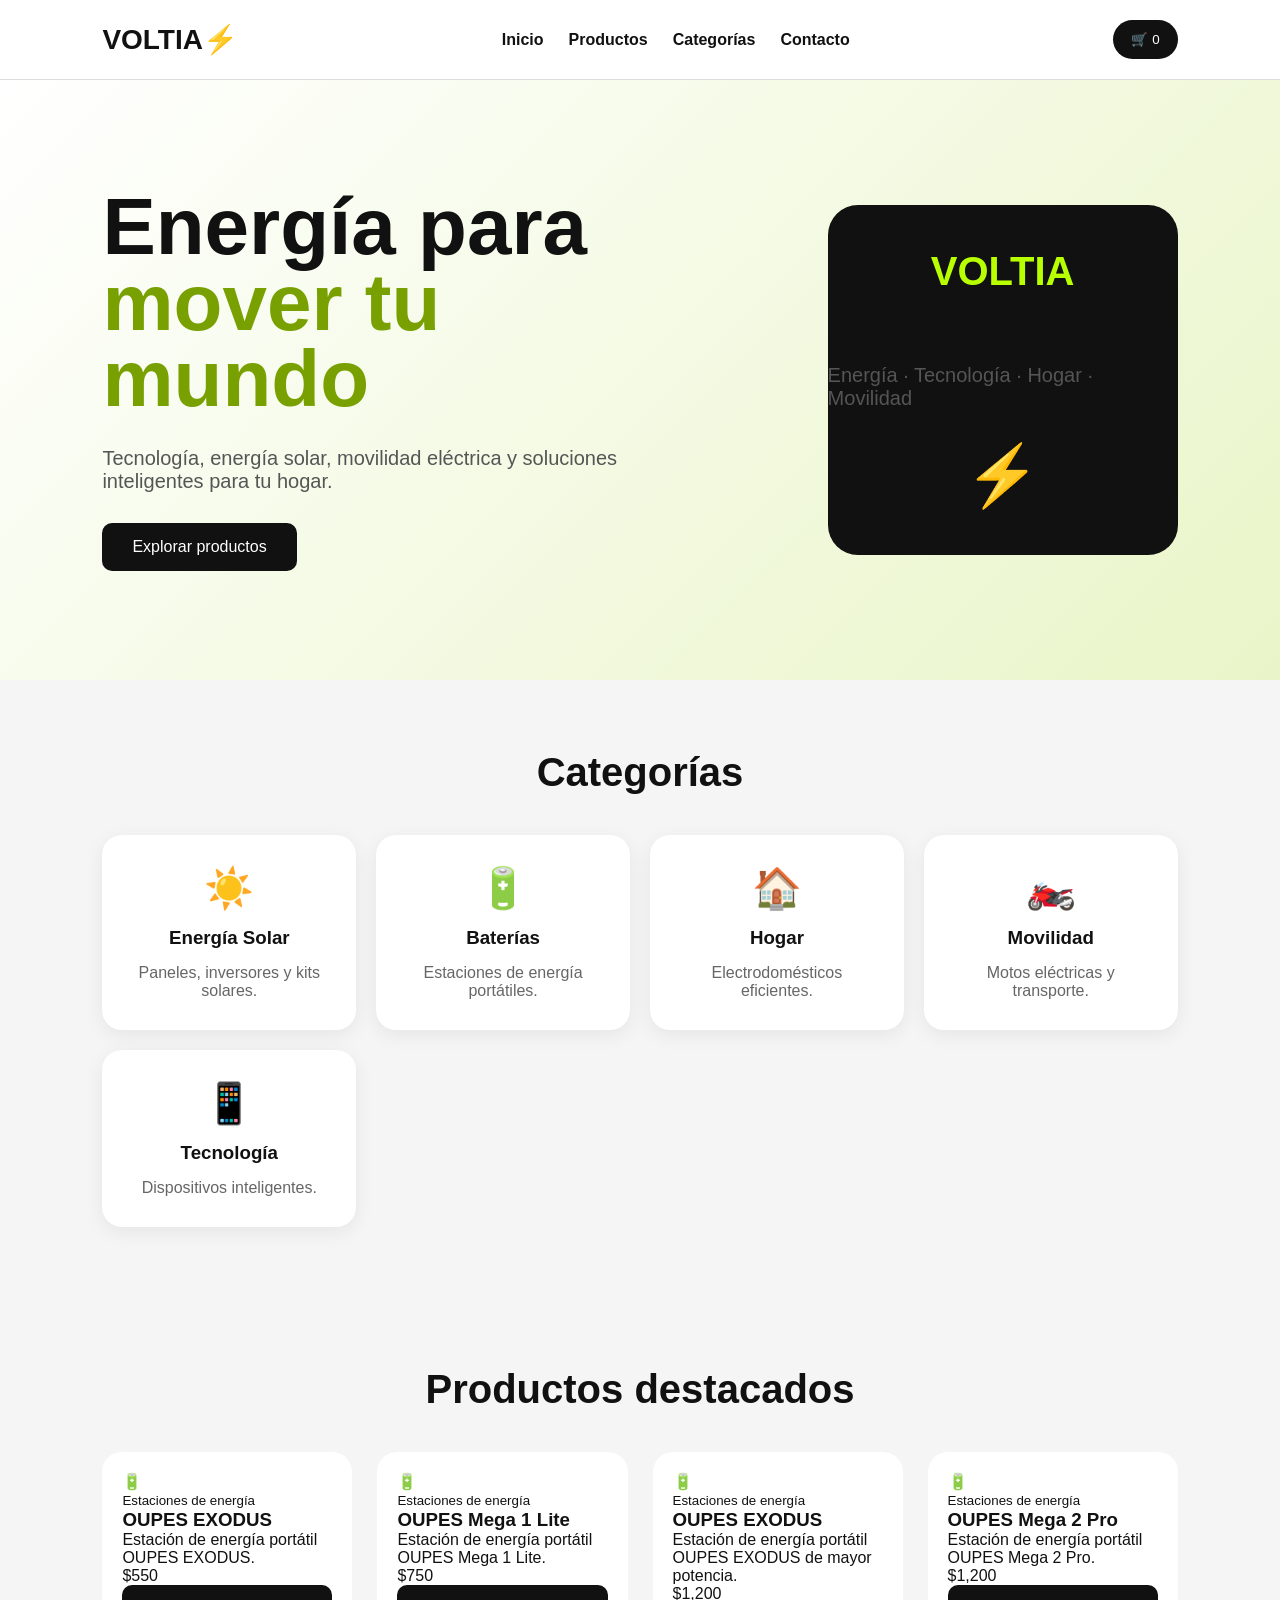
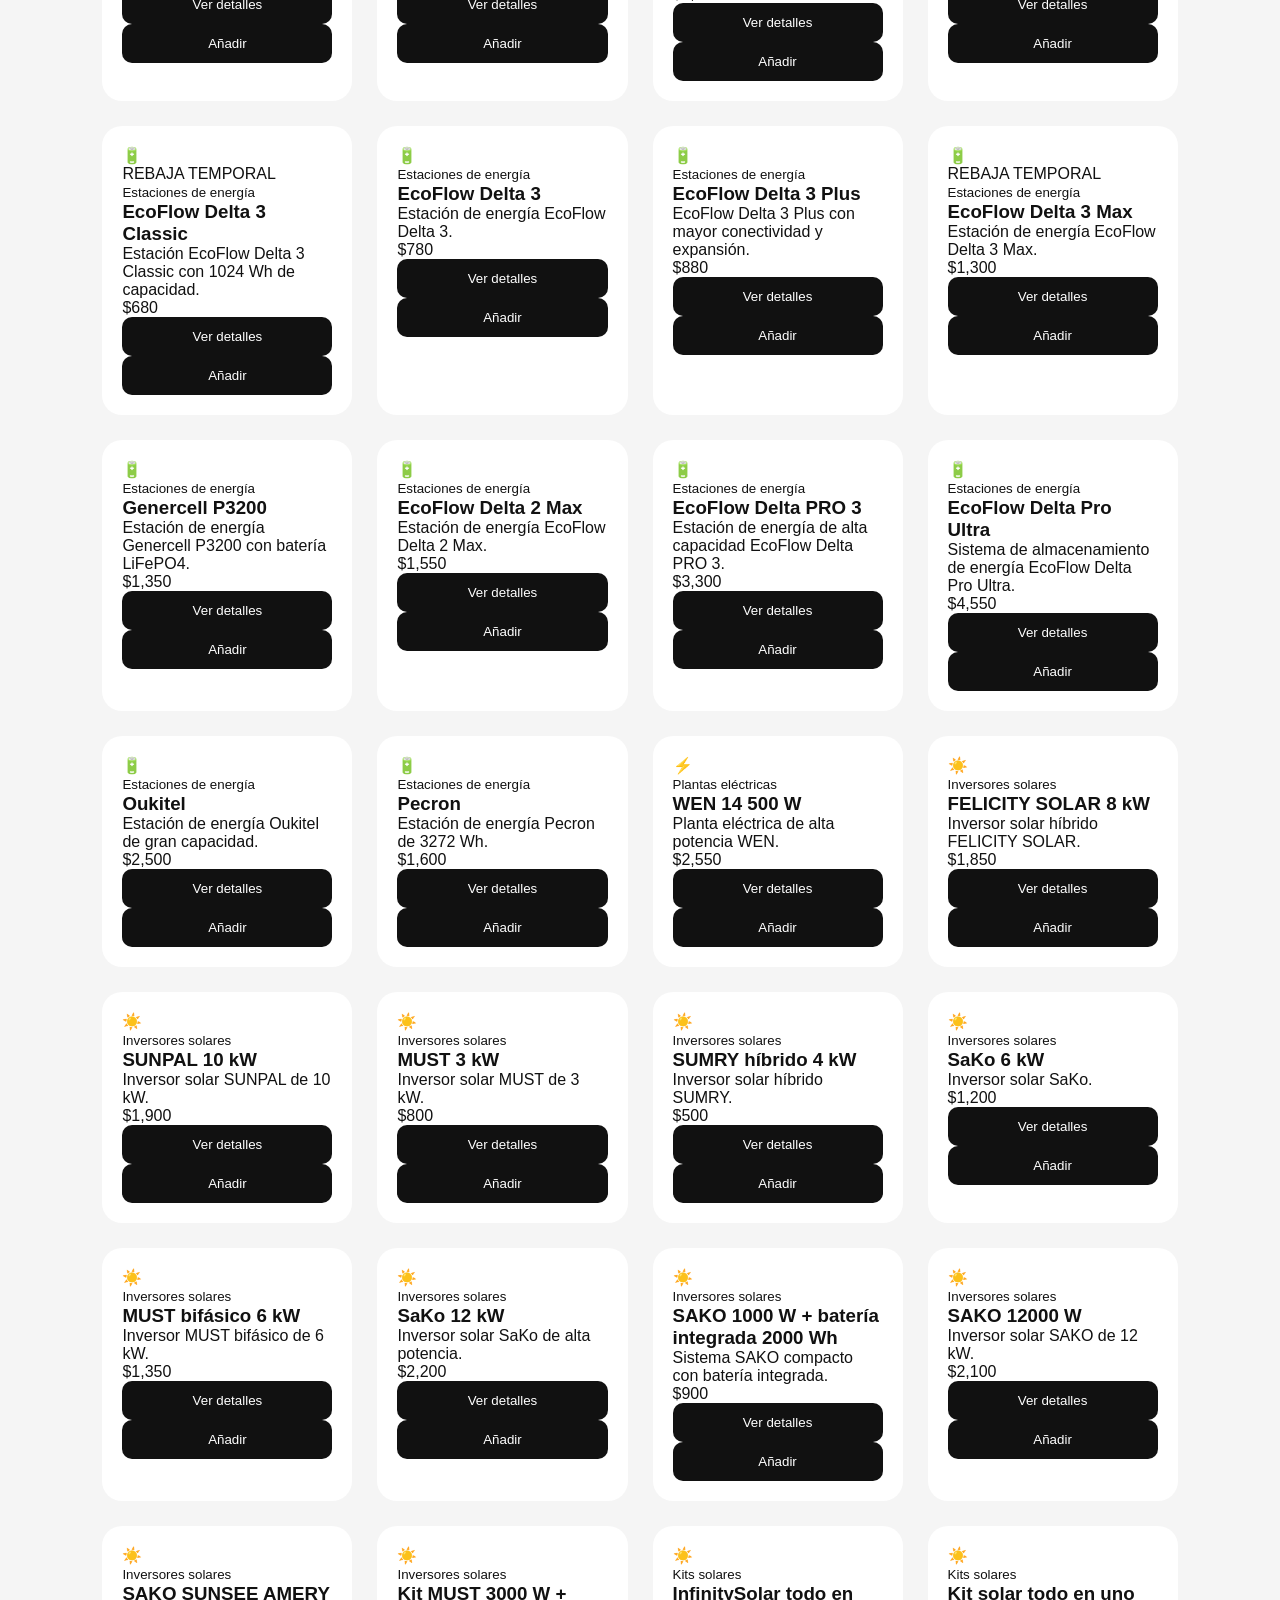
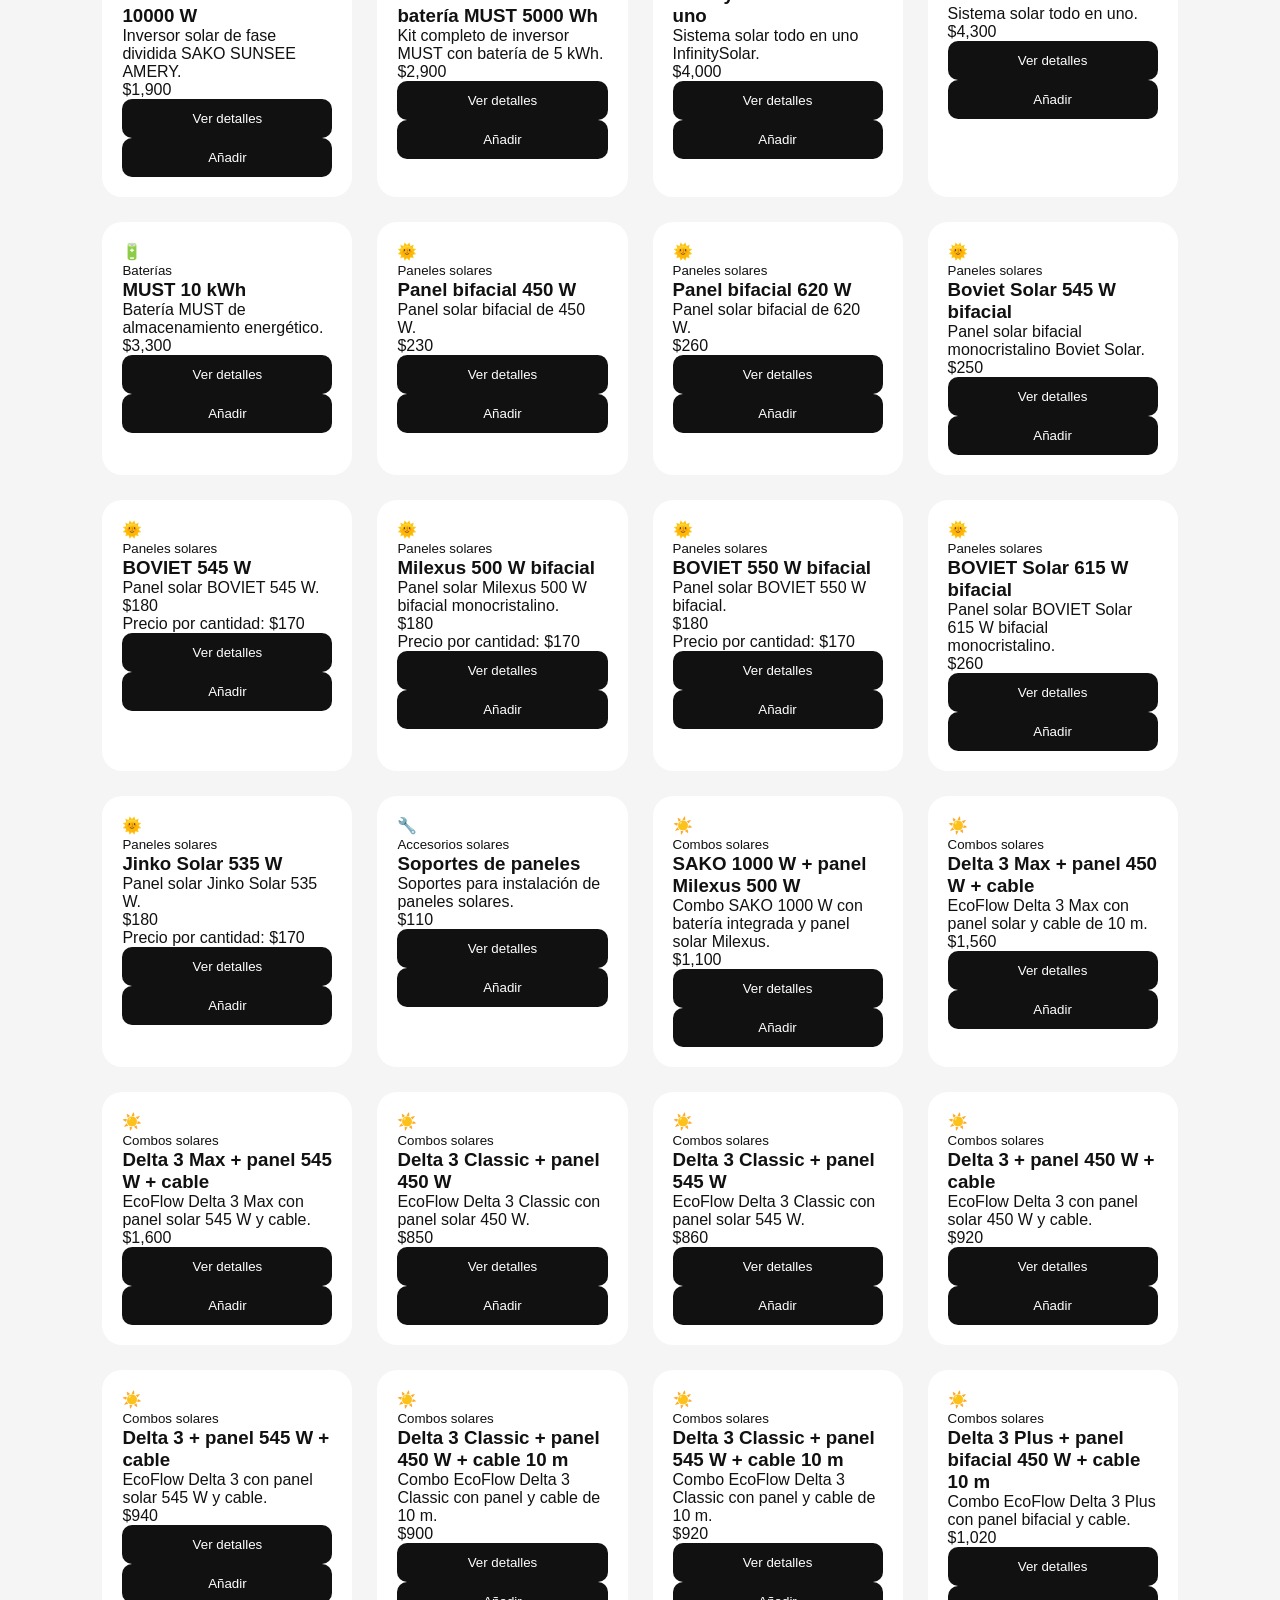
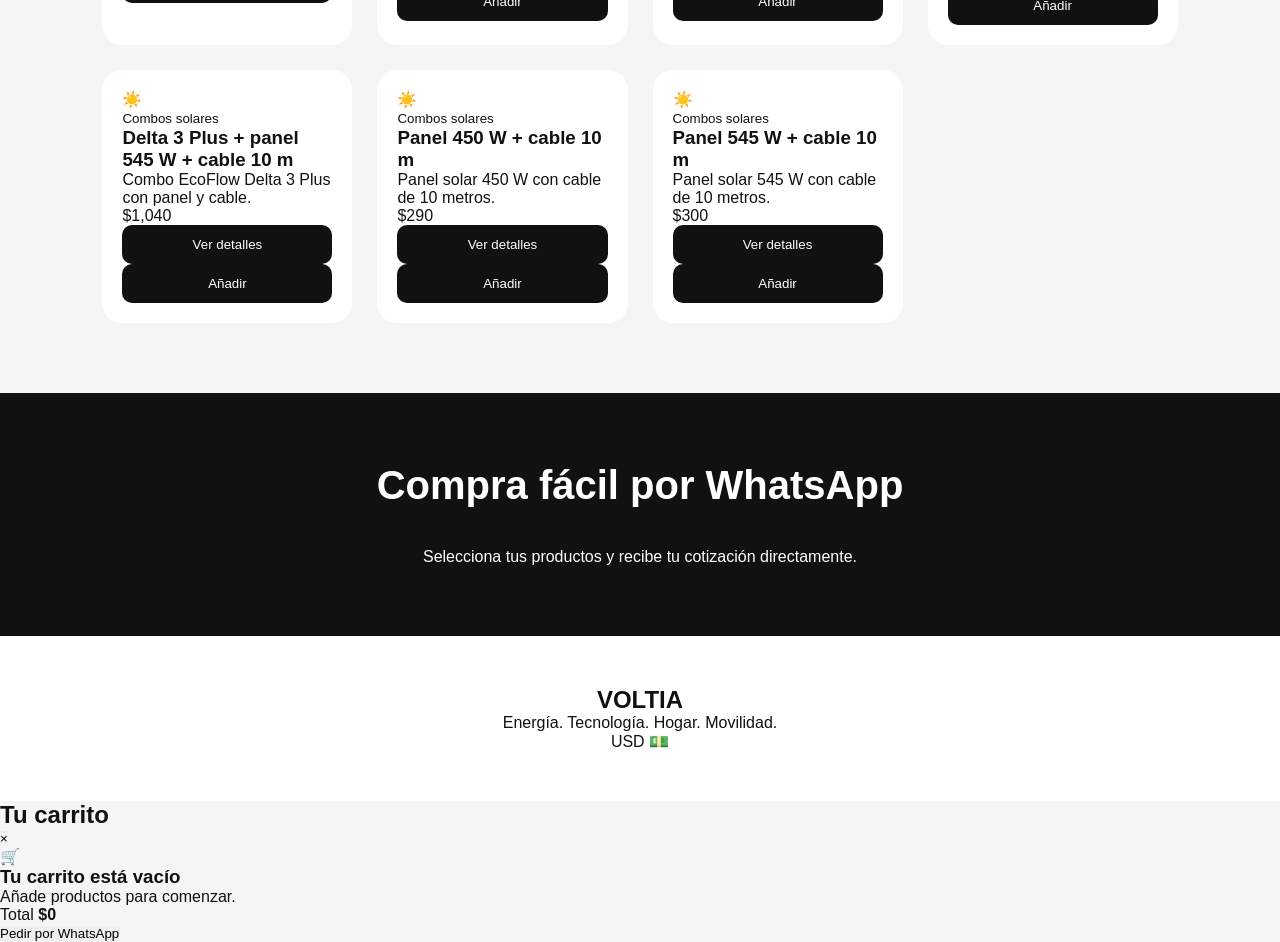
<file: index.html>
<!DOCTYPE html>
<html lang="es">
<head>
<meta charset="UTF-8">
<meta name="viewport" content="width=device-width, initial-scale=1.0">

<title>VOLTIA | Energía, Tecnología y Movilidad</title>

<meta name="description" content="VOLTIA: tienda online de energía solar, estaciones de energía, electrodomésticos, tecnología y movilidad eléctrica.">

<link rel="stylesheet" href="style.css">
</head>

<body>

<header>
    <div class="logo">
        VOLTIA<span>⚡</span>
    </div>

    <nav>
        <a href="#inicio">Inicio</a>
        <a href="#productos">Productos</a>
        <a href="#categorias">Categorías</a>
        <a href="#contacto">Contacto</a>
    </nav>

    <button id="cartButton">
        🛒 <span id="cartCount">0</span>
    </button>
</header>


<section id="inicio" class="hero">

<div class="hero-text">

<h1>
Energía para<br>
<span>mover tu mundo</span>
</h1>

<p>
Tecnología, energía solar, movilidad eléctrica y soluciones inteligentes para tu hogar.
</p>

<a href="#productos" class="button">
Explorar productos
</a>

</div>


<div class="hero-box">

<h2>VOLTIA</h2>

<p>
Energía · Tecnología · Hogar · Movilidad
</p>

⚡

</div>

</section>



<section id="categorias">

<h2>Categorías</h2>

<div class="categories">

<div>
☀️
<h3>Energía Solar</h3>
<p>Paneles, inversores y kits solares.</p>
</div>


<div>
🔋
<h3>Baterías</h3>
<p>Estaciones de energía portátiles.</p>
</div>


<div>
🏠
<h3>Hogar</h3>
<p>Electrodomésticos eficientes.</p>
</div>


<div>
🏍️
<h3>Movilidad</h3>
<p>Motos eléctricas y transporte.</p>
</div>


<div>
📱
<h3>Tecnología</h3>
<p>Dispositivos inteligentes.</p>
</div>


</div>

</section>



<section id="productos">

<h2>Productos destacados</h2>


<div id="productContainer" class="products">

</div>


</section>



<section class="whatsapp">

<h2>Compra fácil por WhatsApp</h2>

<p>
Selecciona tus productos y recibe tu cotización directamente.
</p>

</section>



<footer id="contacto">

<h2>VOLTIA</h2>

<p>
Energía. Tecnología. Hogar. Movilidad.
</p>

<p>
USD 💵
</p>

</footer>



<script src="script.js"></script>

</body>
</html>
</file>
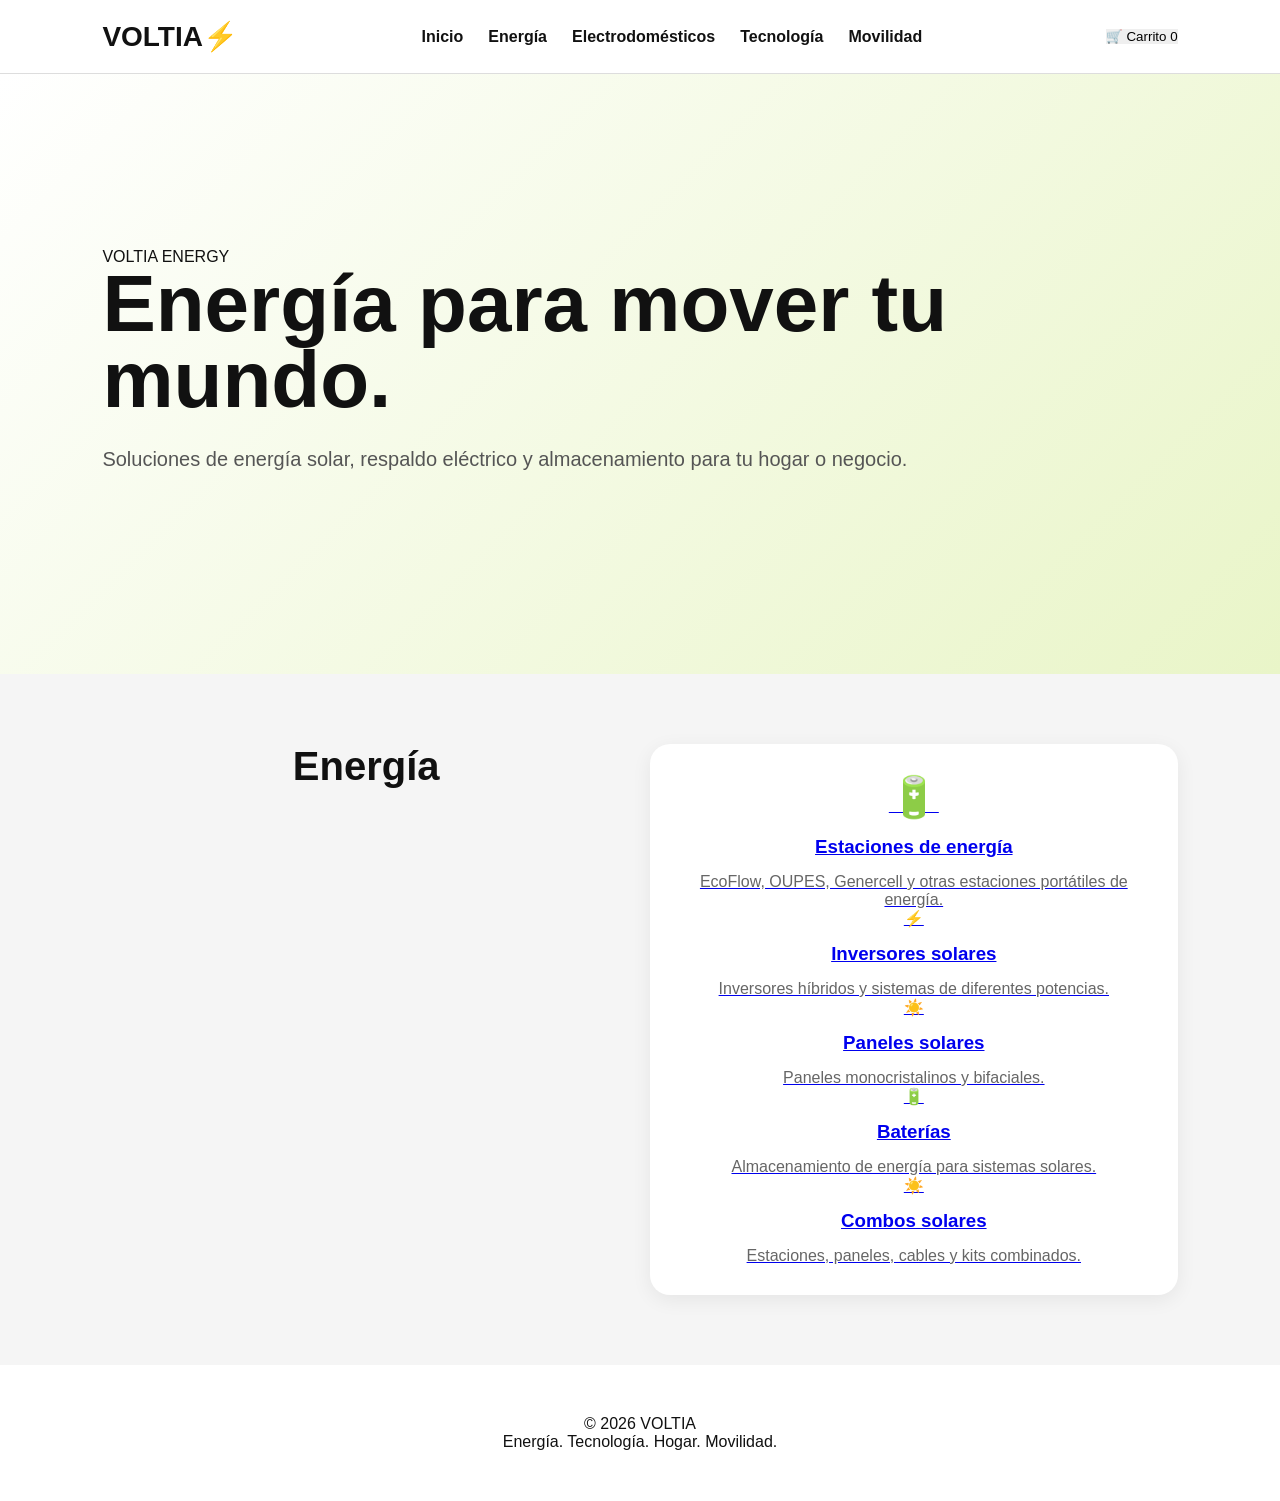
<file: energia/index.html>
<!DOCTYPE html>
<html lang="es">
<head>
    <meta charset="UTF-8">
    <meta name="viewport" content="width=device-width, initial-scale=1.0">

    <title>VOLTIA | Energía Solar</title>

    <meta name="description"
          content="Energía solar, estaciones de energía, inversores, baterías, paneles y kits solares en VOLTIA.">

    <link rel="stylesheet" href="../style.css">
</head>

<body>

<header>
    <div class="logo">
        VOLTIA<span>⚡</span>
    </div>

    <nav>
        <a href="../index.html">Inicio</a>
        <a href="index.html">Energía</a>
        <a href="../electrodomesticos/index.html">Electrodomésticos</a>
        <a href="../tecnologia/index.html">Tecnología</a>
        <a href="../movilidad/index.html">Movilidad</a>
    </nav>

    <button class="cart-button">
        🛒 Carrito
        <span id="cartCount">0</span>
    </button>
</header>


<main>

<section class="hero">
    <div>
        <span class="eyebrow">VOLTIA ENERGY</span>

        <h1>
            Energía para mover
            tu mundo.
        </h1>

        <p>
            Soluciones de energía solar, respaldo eléctrico y
            almacenamiento para tu hogar o negocio.
        </p>
    </div>
</section>


<section class="categories">

    <h2>Energía</h2>

    <div class="category-grid">

        <a href="estaciones.html" class="category-card">
            <span>🔋</span>
            <h3>Estaciones de energía</h3>
            <p>
                EcoFlow, OUPES, Genercell y otras estaciones
                portátiles de energía.
            </p>
        </a>

        <a href="inversores.html" class="category-card">
            <span>⚡</span>
            <h3>Inversores solares</h3>
            <p>
                Inversores híbridos y sistemas de diferentes
                potencias.
            </p>
        </a>

        <a href="paneles.html" class="category-card">
            <span>☀️</span>
            <h3>Paneles solares</h3>
            <p>
                Paneles monocristalinos y bifaciales.
            </p>
        </a>

        <a href="baterias.html" class="category-card">
            <span>🔋</span>
            <h3>Baterías</h3>
            <p>
                Almacenamiento de energía para sistemas solares.
            </p>
        </a>

        <a href="combos.html" class="category-card">
            <span>☀️</span>
            <h3>Combos solares</h3>
            <p>
                Estaciones, paneles, cables y kits combinados.
            </p>
        </a>

    </div>

</section>

</main>


<footer>
    <p>© 2026 VOLTIA</p>
    <p>Energía. Tecnología. Hogar. Movilidad.</p>
</footer>

</body>
</html>
</file>
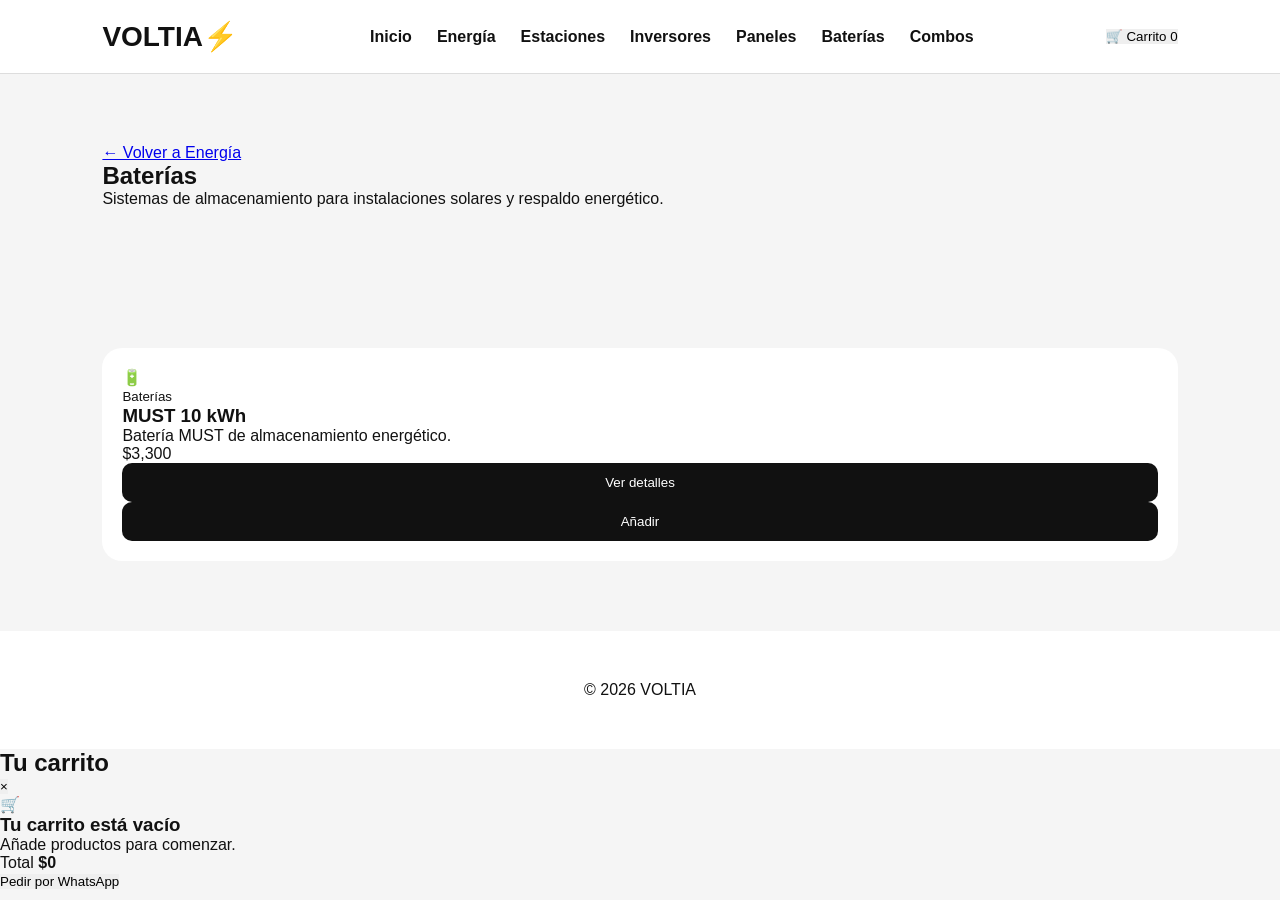
<file: energia/baterias.html>
<!DOCTYPE html>
<html lang="es">

<head>

<meta charset="UTF-8">
<meta name="viewport" content="width=device-width, initial-scale=1.0">

<title>VOLTIA | Baterías</title>

<link rel="stylesheet" href="../style.css">

</head>

<body>

<header>

    <div class="logo">
        VOLTIA<span>⚡</span>
    </div>

    <nav>

        <a href="../index.html">Inicio</a>
        <a href="index.html">Energía</a>
        <a href="estaciones.html">Estaciones</a>
        <a href="inversores.html">Inversores</a>
        <a href="paneles.html">Paneles</a>
        <a href="baterias.html">Baterías</a>
        <a href="combos.html">Combos</a>

    </nav>

    <button class="cart-button">
        🛒 Carrito
        <span id="cartCount">0</span>
    </button>

</header>


<main>

<section class="page-header">

    <a href="index.html">
        ← Volver a Energía
    </a>

    <h1>Baterías</h1>

    <p>
        Sistemas de almacenamiento para instalaciones
        solares y respaldo energético.
    </p>

</section>


<section>

    <div id="productContainer"></div>

</section>

</main>


<footer>

    <p>© 2026 VOLTIA</p>

</footer>


<script src="../script.js"></script>

<script>

document.addEventListener("DOMContentLoaded", () => {

    filteredProducts = products.filter(
        product => product.category === "Baterías"
    );

    renderProducts();

});

</script>

</body>
</html>
</file>
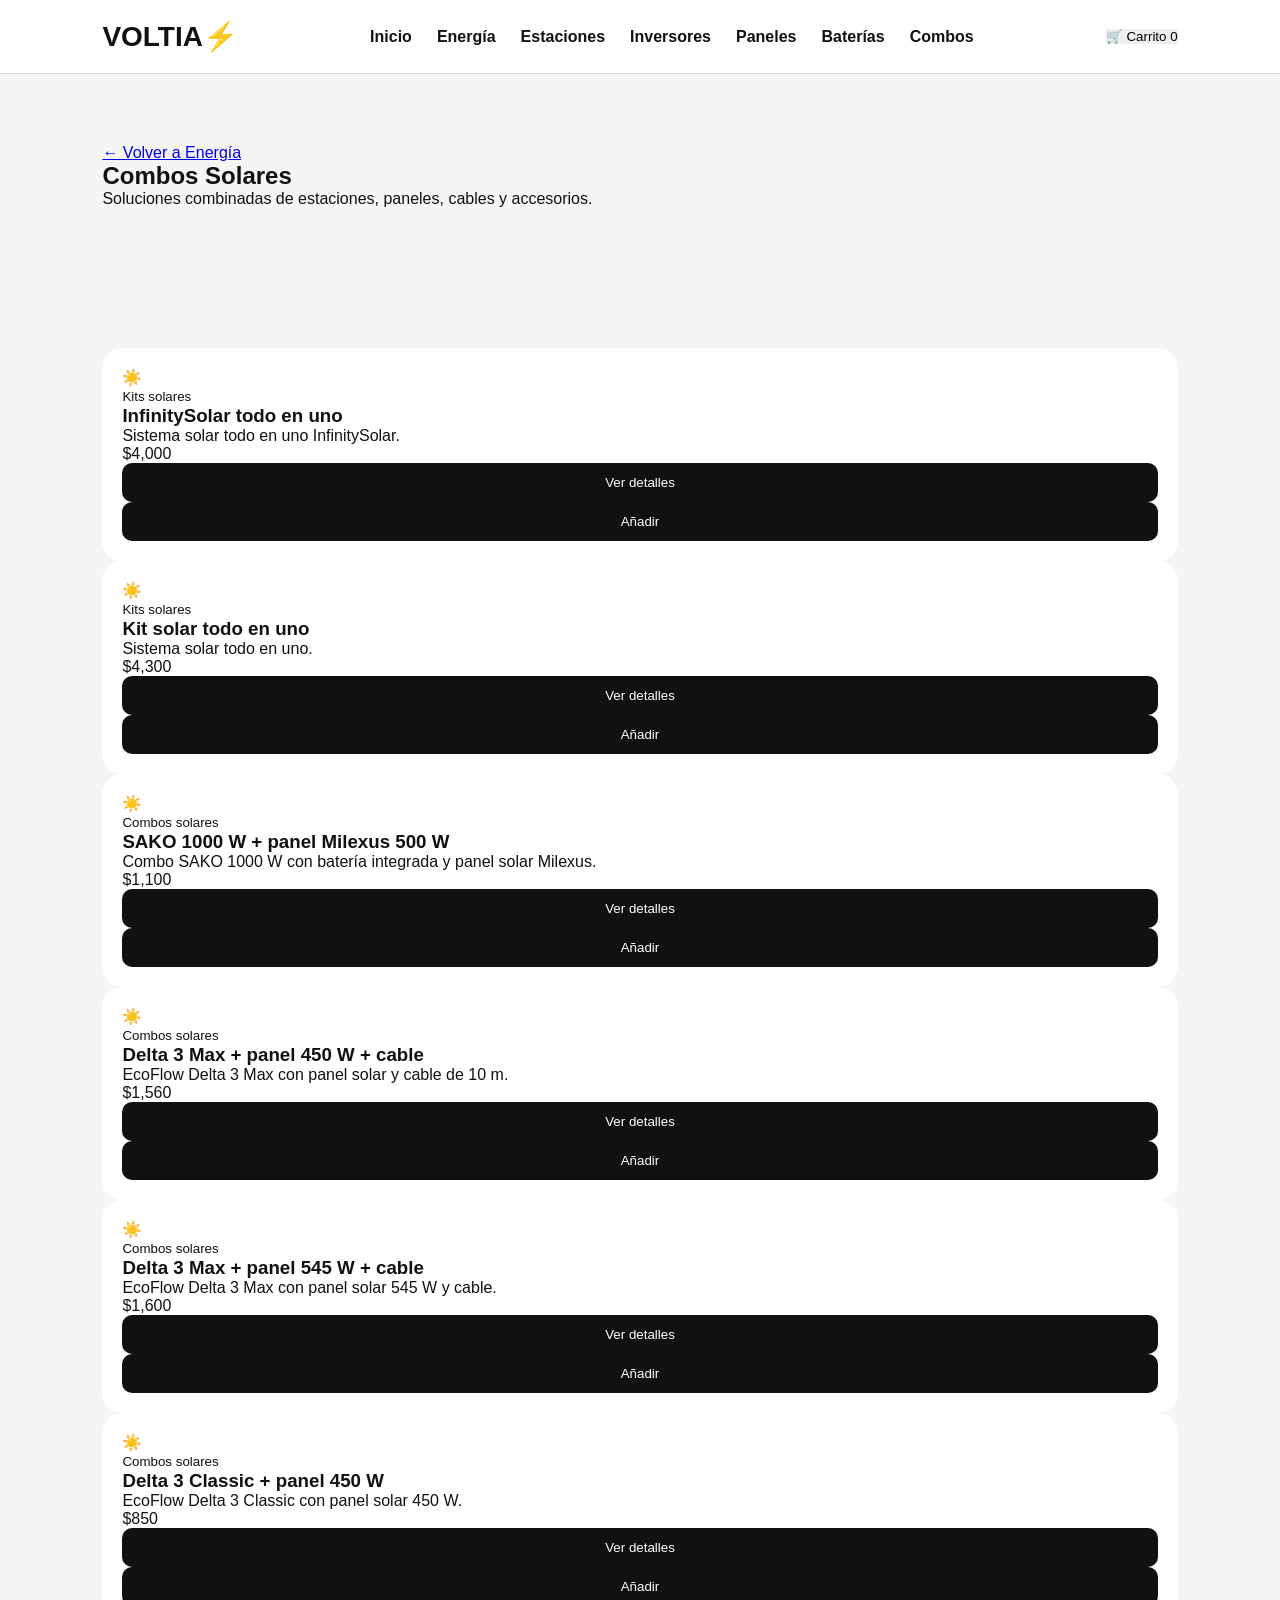
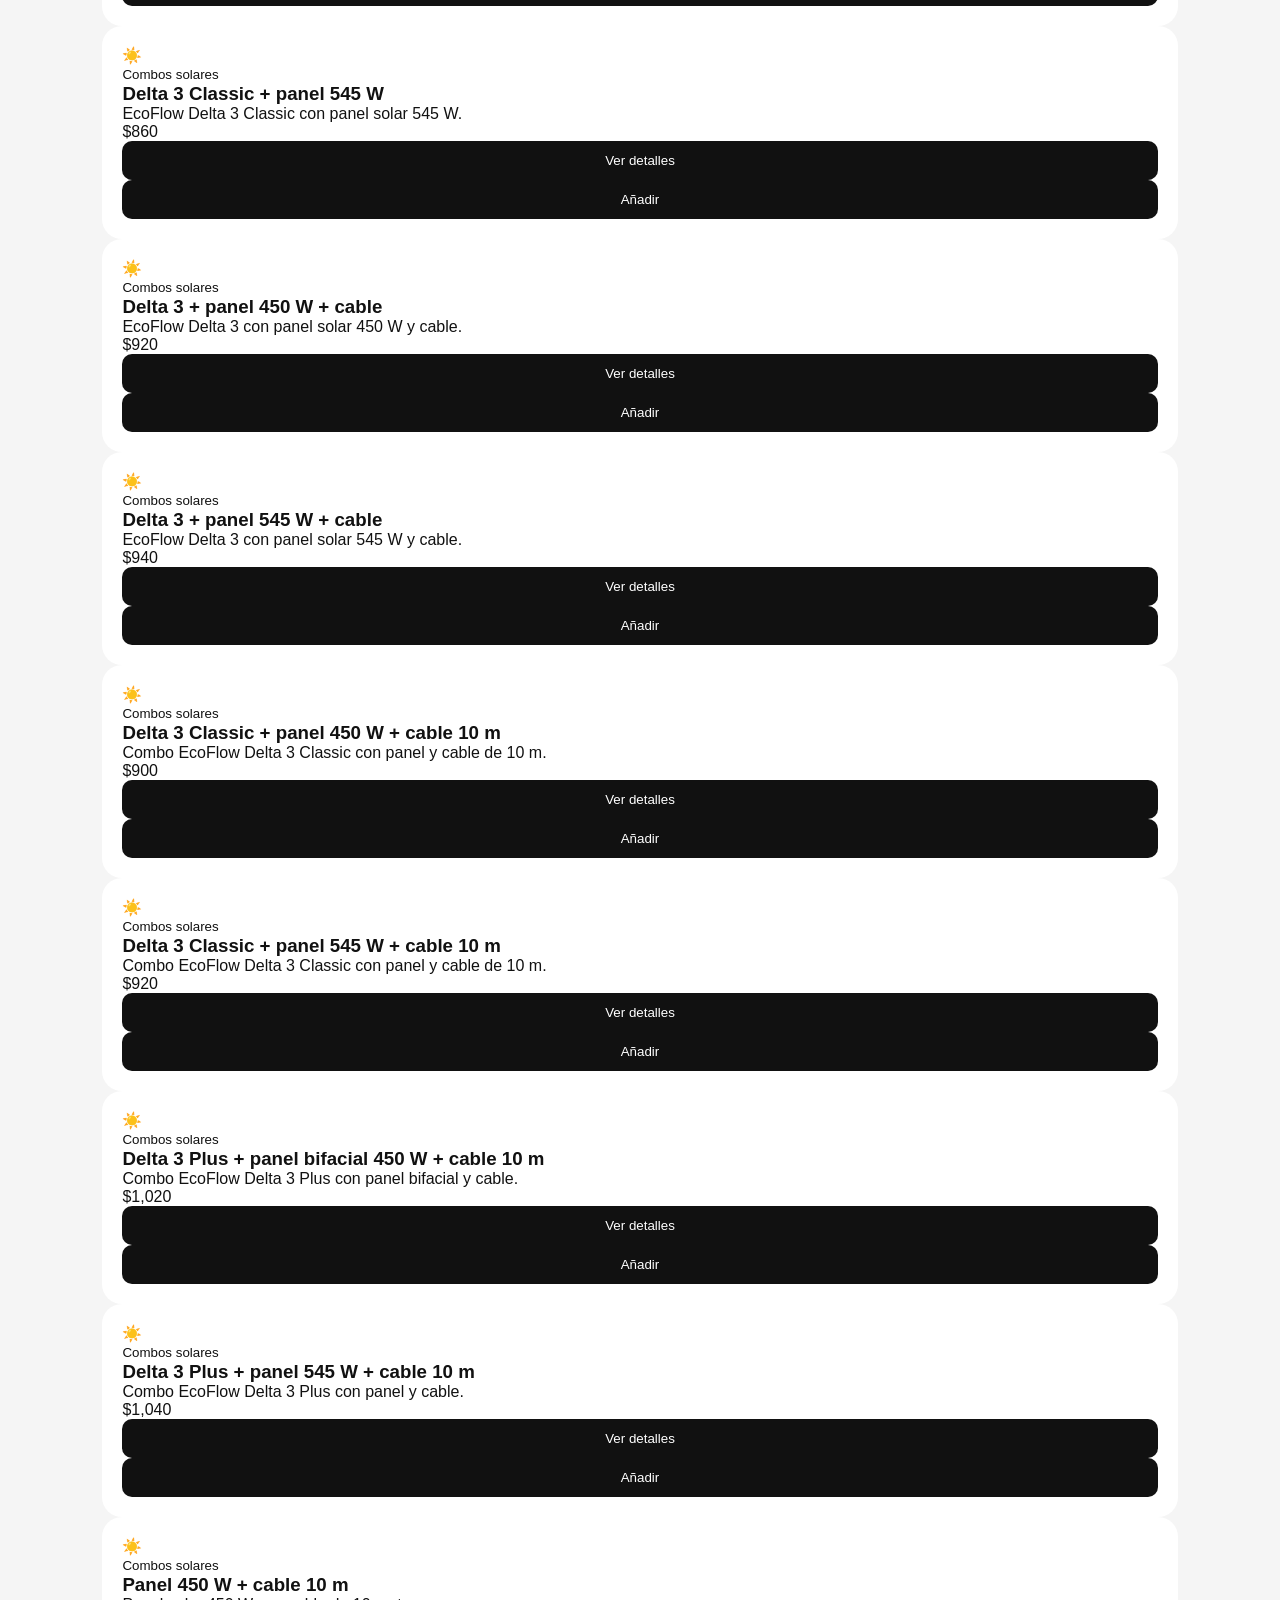
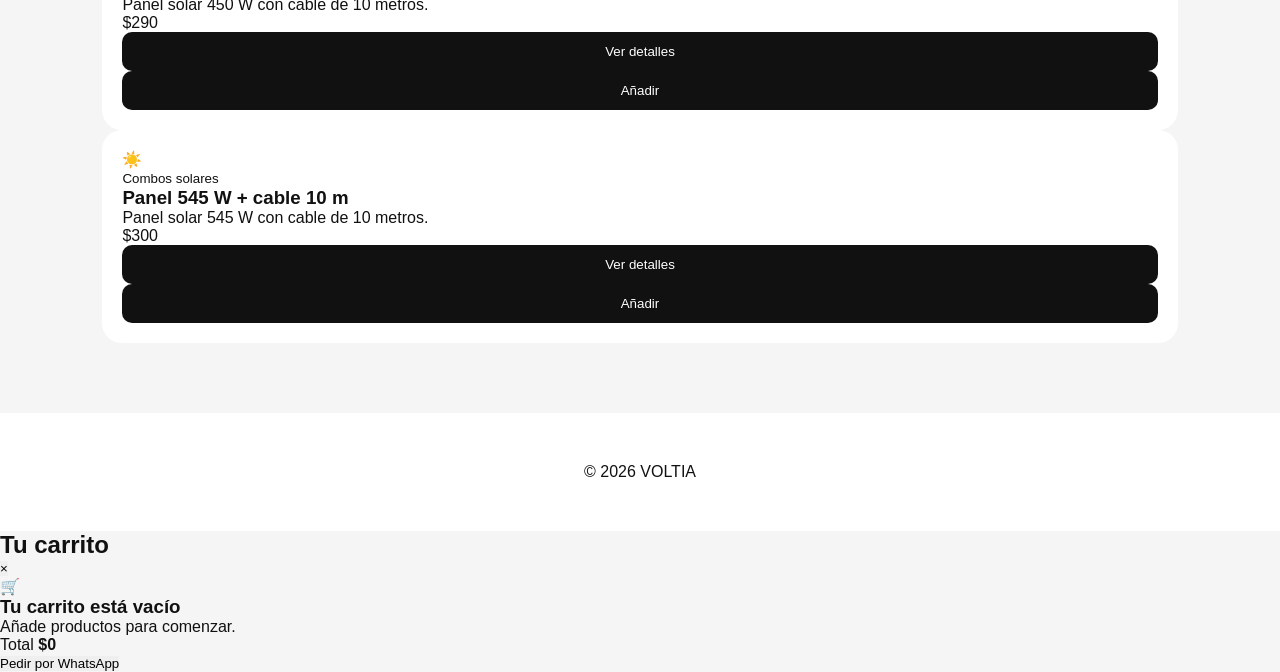
<file: energia/combos.html>
<!DOCTYPE html>
<html lang="es">

<head>

<meta charset="UTF-8">
<meta name="viewport" content="width=device-width, initial-scale=1.0">

<title>VOLTIA | Combos Solares</title>

<link rel="stylesheet" href="../style.css">

</head>

<body>

<header>

    <div class="logo">
        VOLTIA<span>⚡</span>
    </div>

    <nav>

        <a href="../index.html">Inicio</a>
        <a href="index.html">Energía</a>
        <a href="estaciones.html">Estaciones</a>
        <a href="inversores.html">Inversores</a>
        <a href="paneles.html">Paneles</a>
        <a href="baterias.html">Baterías</a>
        <a href="combos.html">Combos</a>

    </nav>

    <button class="cart-button">
        🛒 Carrito
        <span id="cartCount">0</span>
    </button>

</header>


<main>

<section class="page-header">

    <a href="index.html">
        ← Volver a Energía
    </a>

    <h1>Combos Solares</h1>

    <p>
        Soluciones combinadas de estaciones, paneles,
        cables y accesorios.
    </p>

</section>


<section>

    <div id="productContainer"></div>

</section>

</main>


<footer>

    <p>© 2026 VOLTIA</p>

</footer>


<script src="../script.js"></script>

<script>

document.addEventListener("DOMContentLoaded", () => {

    filteredProducts = products.filter(
        product =>
            product.category === "Combos solares" ||
            product.category === "Kits solares"
    );

    renderProducts();

});

</script>

</body>
</html>
</file>
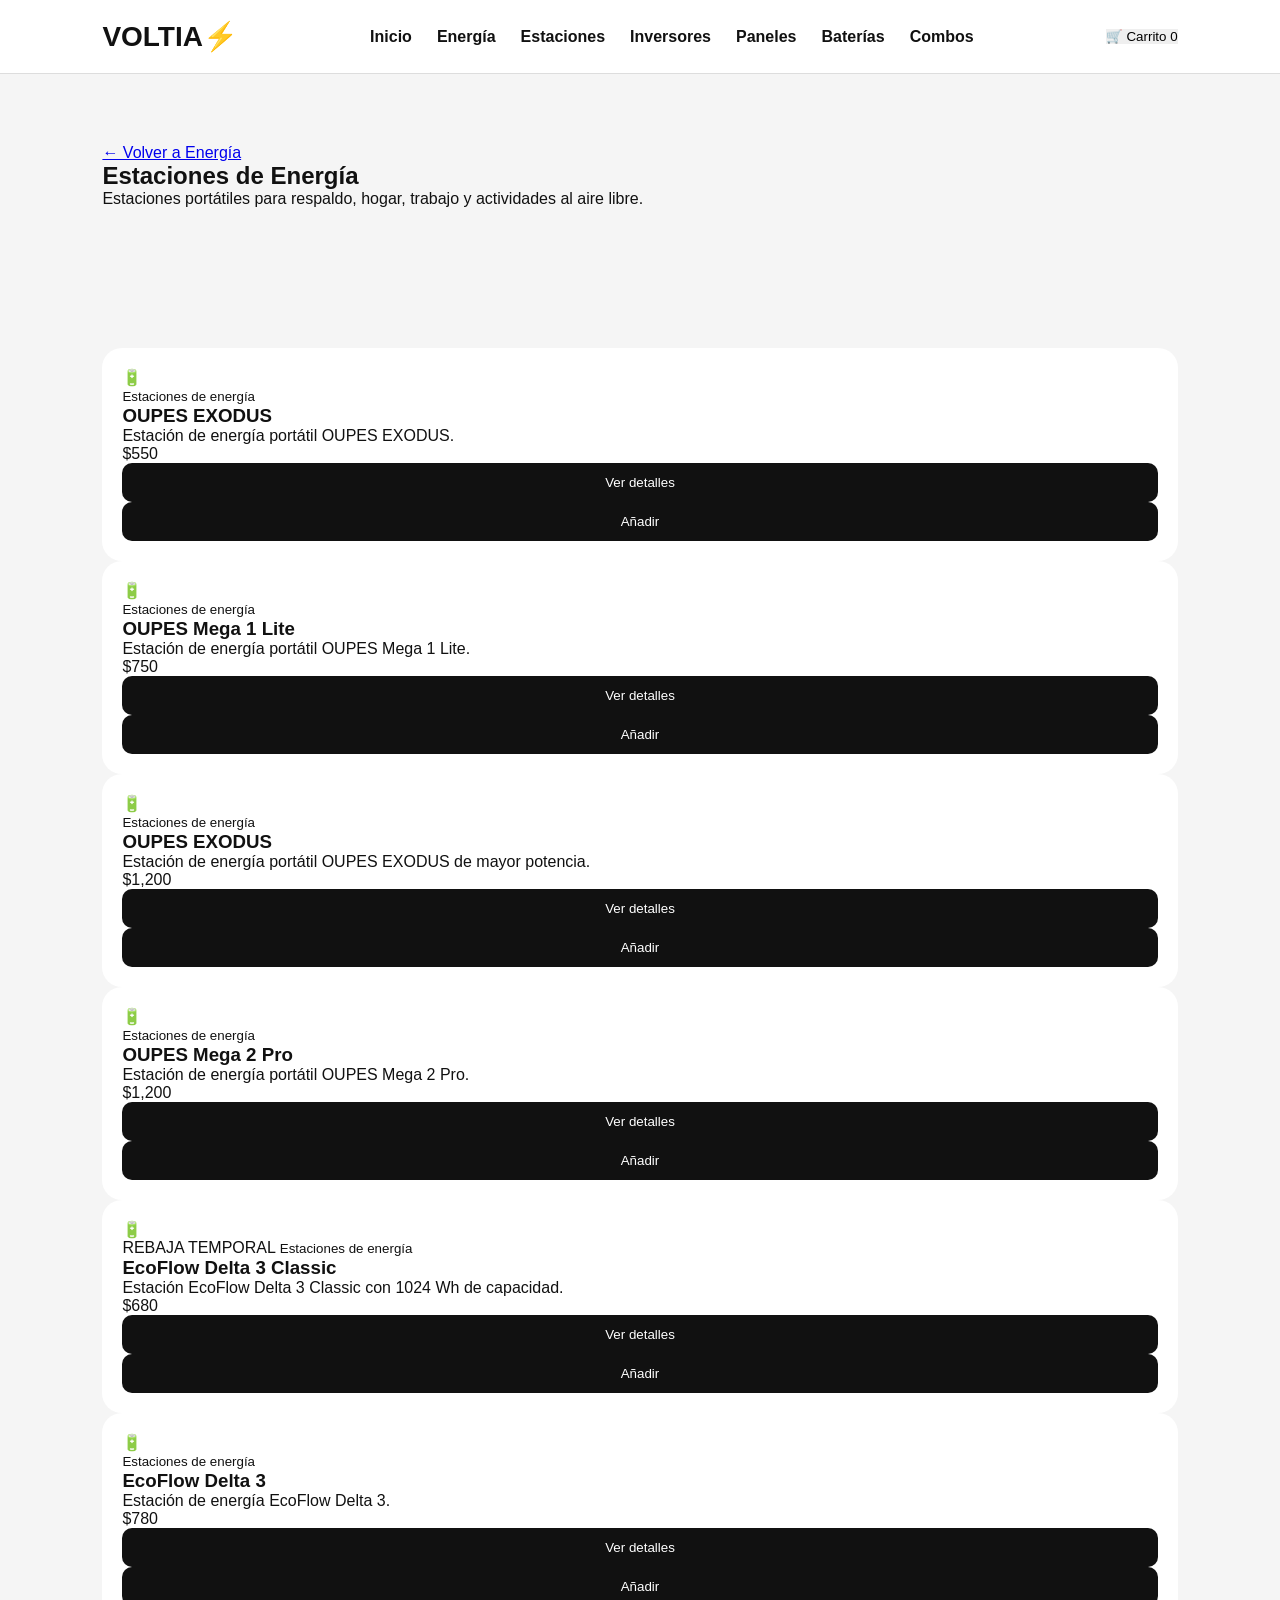
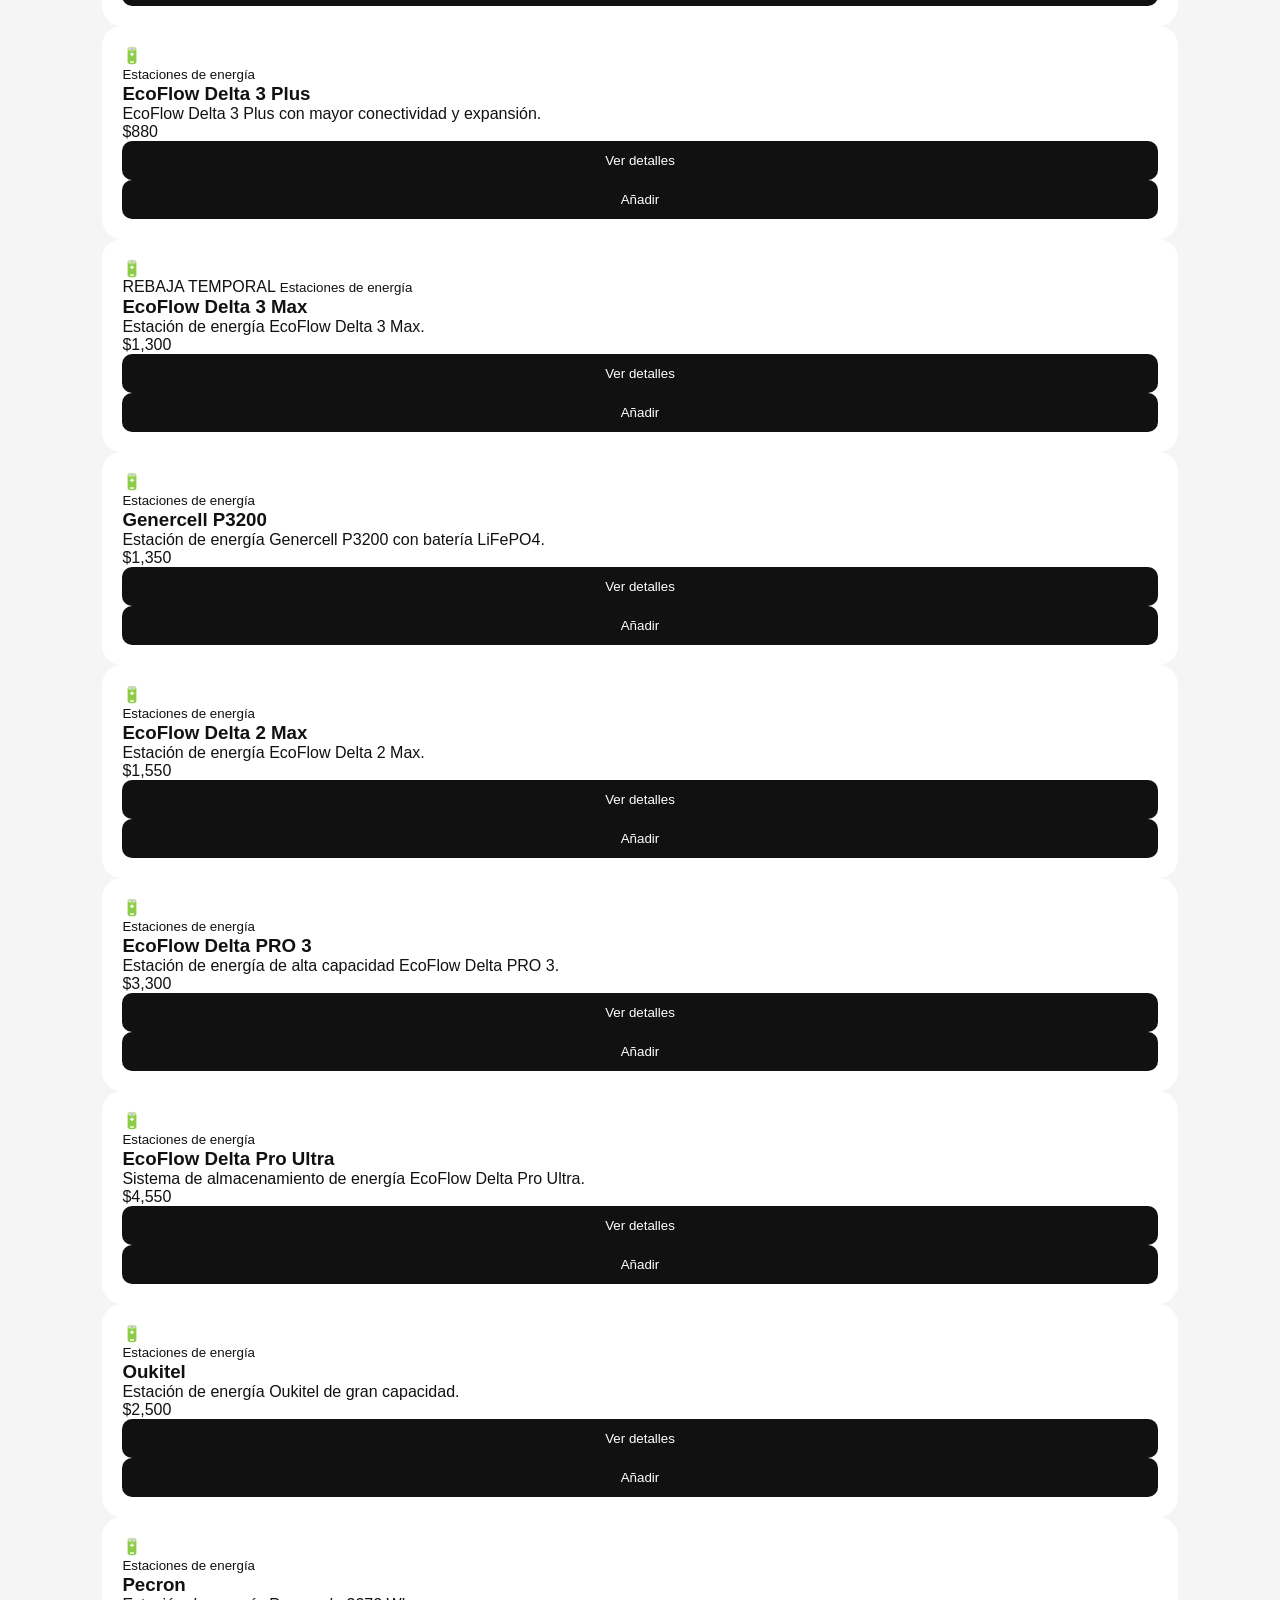
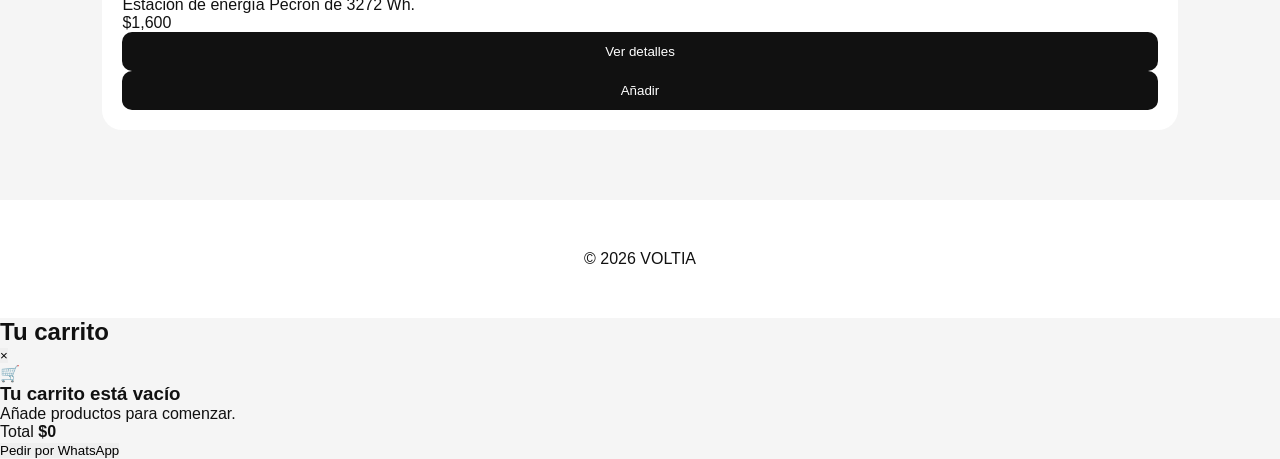
<file: energia/estaciones.html>
<!DOCTYPE html>
<html lang="es">
<head>

<meta charset="UTF-8">
<meta name="viewport" content="width=device-width, initial-scale=1.0">

<title>VOLTIA | Estaciones de Energía</title>

<link rel="stylesheet" href="../style.css">

</head>

<body data-category="Estaciones de energía">

<header>

    <div class="logo">
        VOLTIA<span>⚡</span>
    </div>

    <nav>
        <a href="../index.html">Inicio</a>
        <a href="index.html">Energía</a>
        <a href="estaciones.html">Estaciones</a>
        <a href="inversores.html">Inversores</a>
        <a href="paneles.html">Paneles</a>
        <a href="baterias.html">Baterías</a>
        <a href="combos.html">Combos</a>
    </nav>

    <button class="cart-button">
        🛒 Carrito
        <span id="cartCount">0</span>
    </button>

</header>


<main>

<section class="page-header">

    <a href="index.html">
        ← Volver a Energía
    </a>

    <h1>Estaciones de Energía</h1>

    <p>
        Estaciones portátiles para respaldo, hogar,
        trabajo y actividades al aire libre.
    </p>

</section>


<section>

    <div id="productContainer"></div>

</section>

</main>


<footer>

    <p>© 2026 VOLTIA</p>

</footer>


<script src="../script.js"></script>

<script>

document.addEventListener("DOMContentLoaded", () => {

    filteredProducts = products.filter(
        product => product.category === "Estaciones de energía"
    );

    renderProducts();

});

</script>

</body>
</html>
</file>
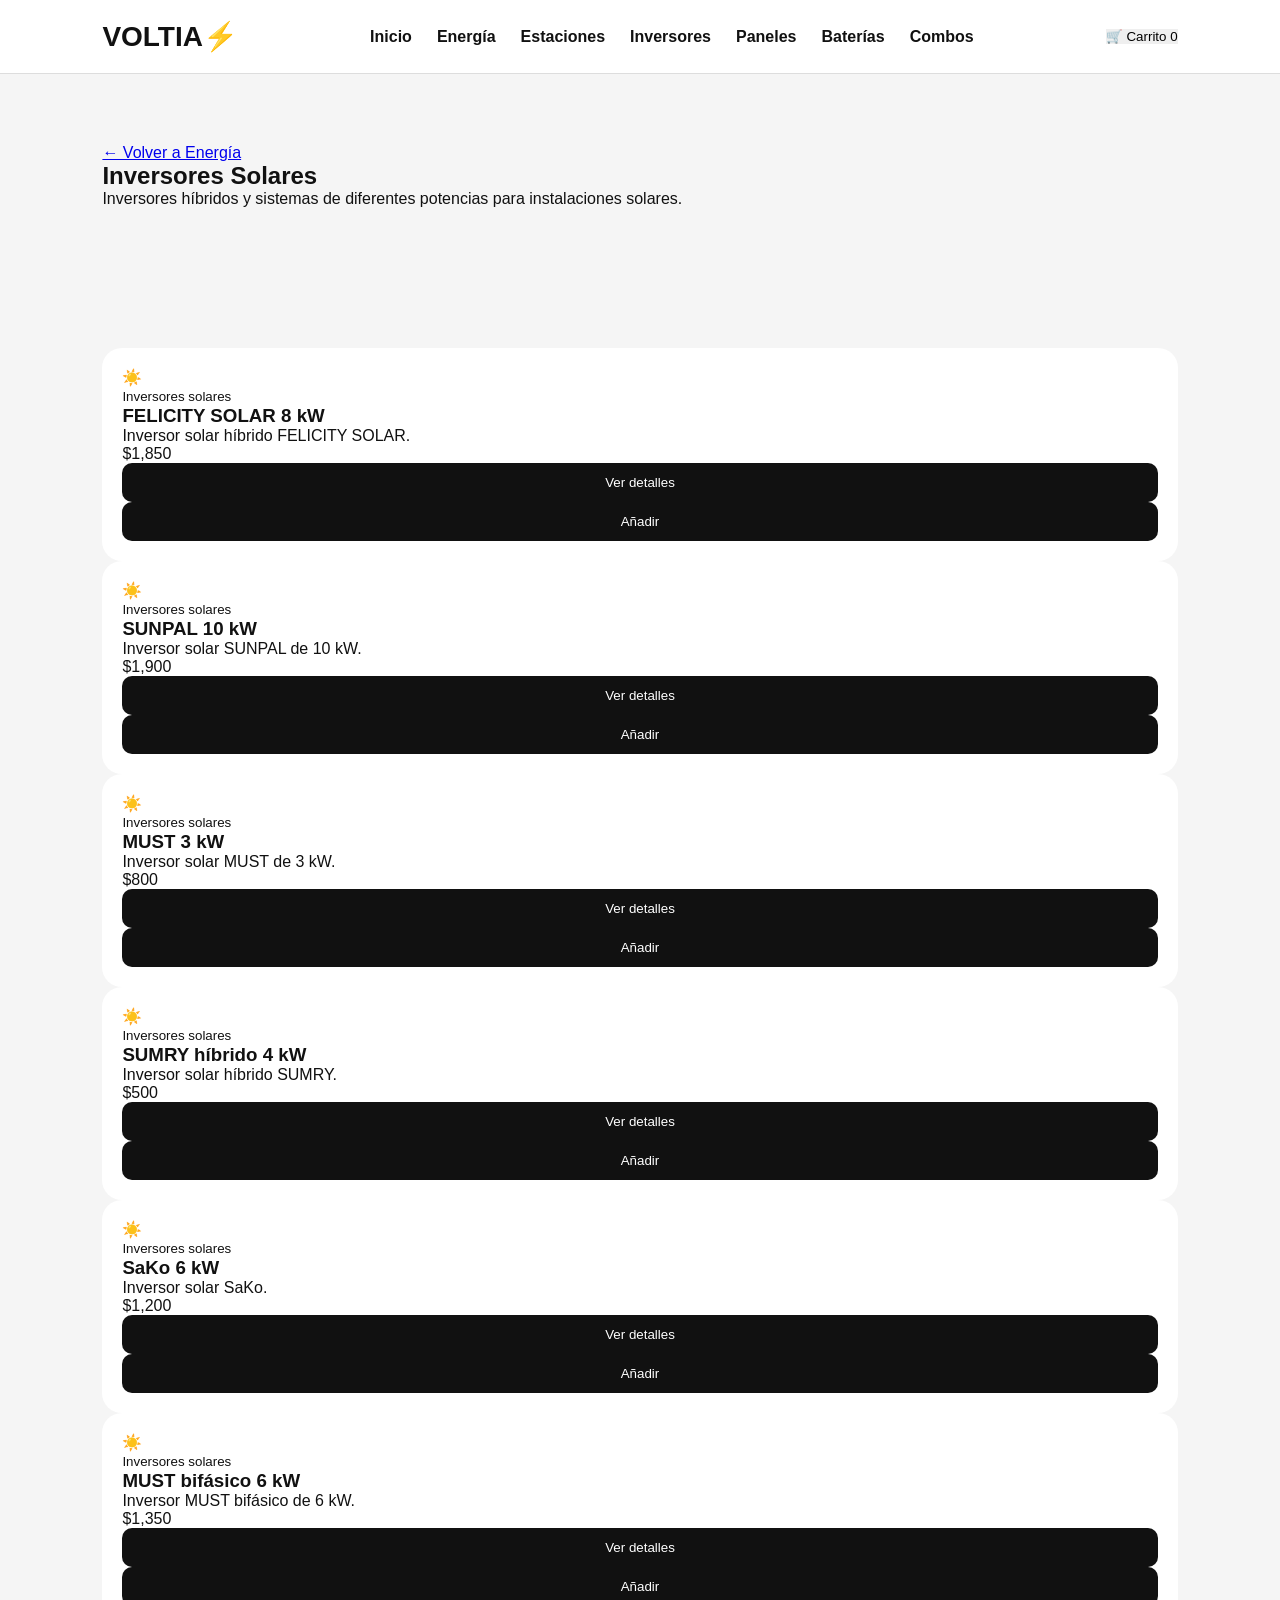
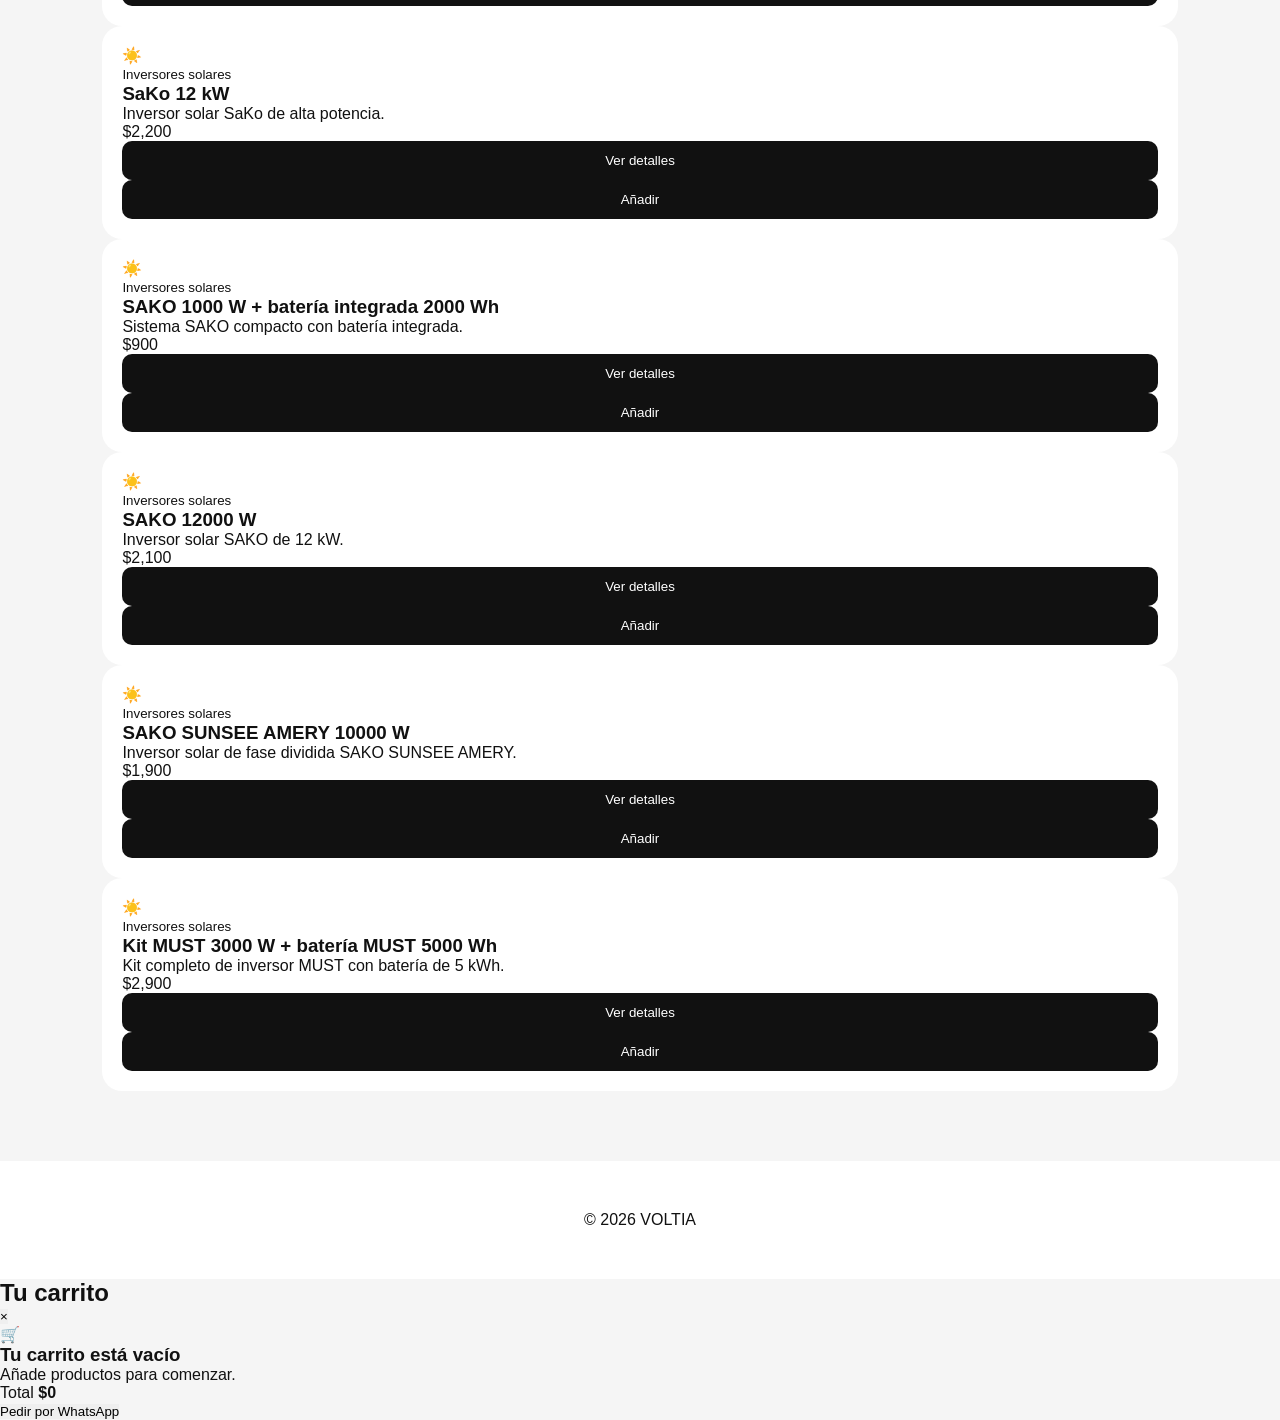
<file: energia/inversores.html>
<!DOCTYPE html>
<html lang="es">

<head>

<meta charset="UTF-8">
<meta name="viewport" content="width=device-width, initial-scale=1.0">

<title>VOLTIA | Inversores Solares</title>

<link rel="stylesheet" href="../style.css">

</head>

<body>

<header>

    <div class="logo">
        VOLTIA<span>⚡</span>
    </div>

    <nav>

        <a href="../index.html">Inicio</a>
        <a href="index.html">Energía</a>
        <a href="estaciones.html">Estaciones</a>
        <a href="inversores.html">Inversores</a>
        <a href="paneles.html">Paneles</a>
        <a href="baterias.html">Baterías</a>
        <a href="combos.html">Combos</a>

    </nav>

    <button class="cart-button">
        🛒 Carrito
        <span id="cartCount">0</span>
    </button>

</header>


<main>

<section class="page-header">

    <a href="index.html">
        ← Volver a Energía
    </a>

    <h1>Inversores Solares</h1>

    <p>
        Inversores híbridos y sistemas de diferentes
        potencias para instalaciones solares.
    </p>

</section>


<section>

    <div id="productContainer"></div>

</section>

</main>


<footer>

    <p>© 2026 VOLTIA</p>

</footer>


<script src="../script.js"></script>

<script>

document.addEventListener("DOMContentLoaded", () => {

    filteredProducts = products.filter(
        product => product.category === "Inversores solares"
    );

    renderProducts();

});

</script>

</body>
</html>
</file>
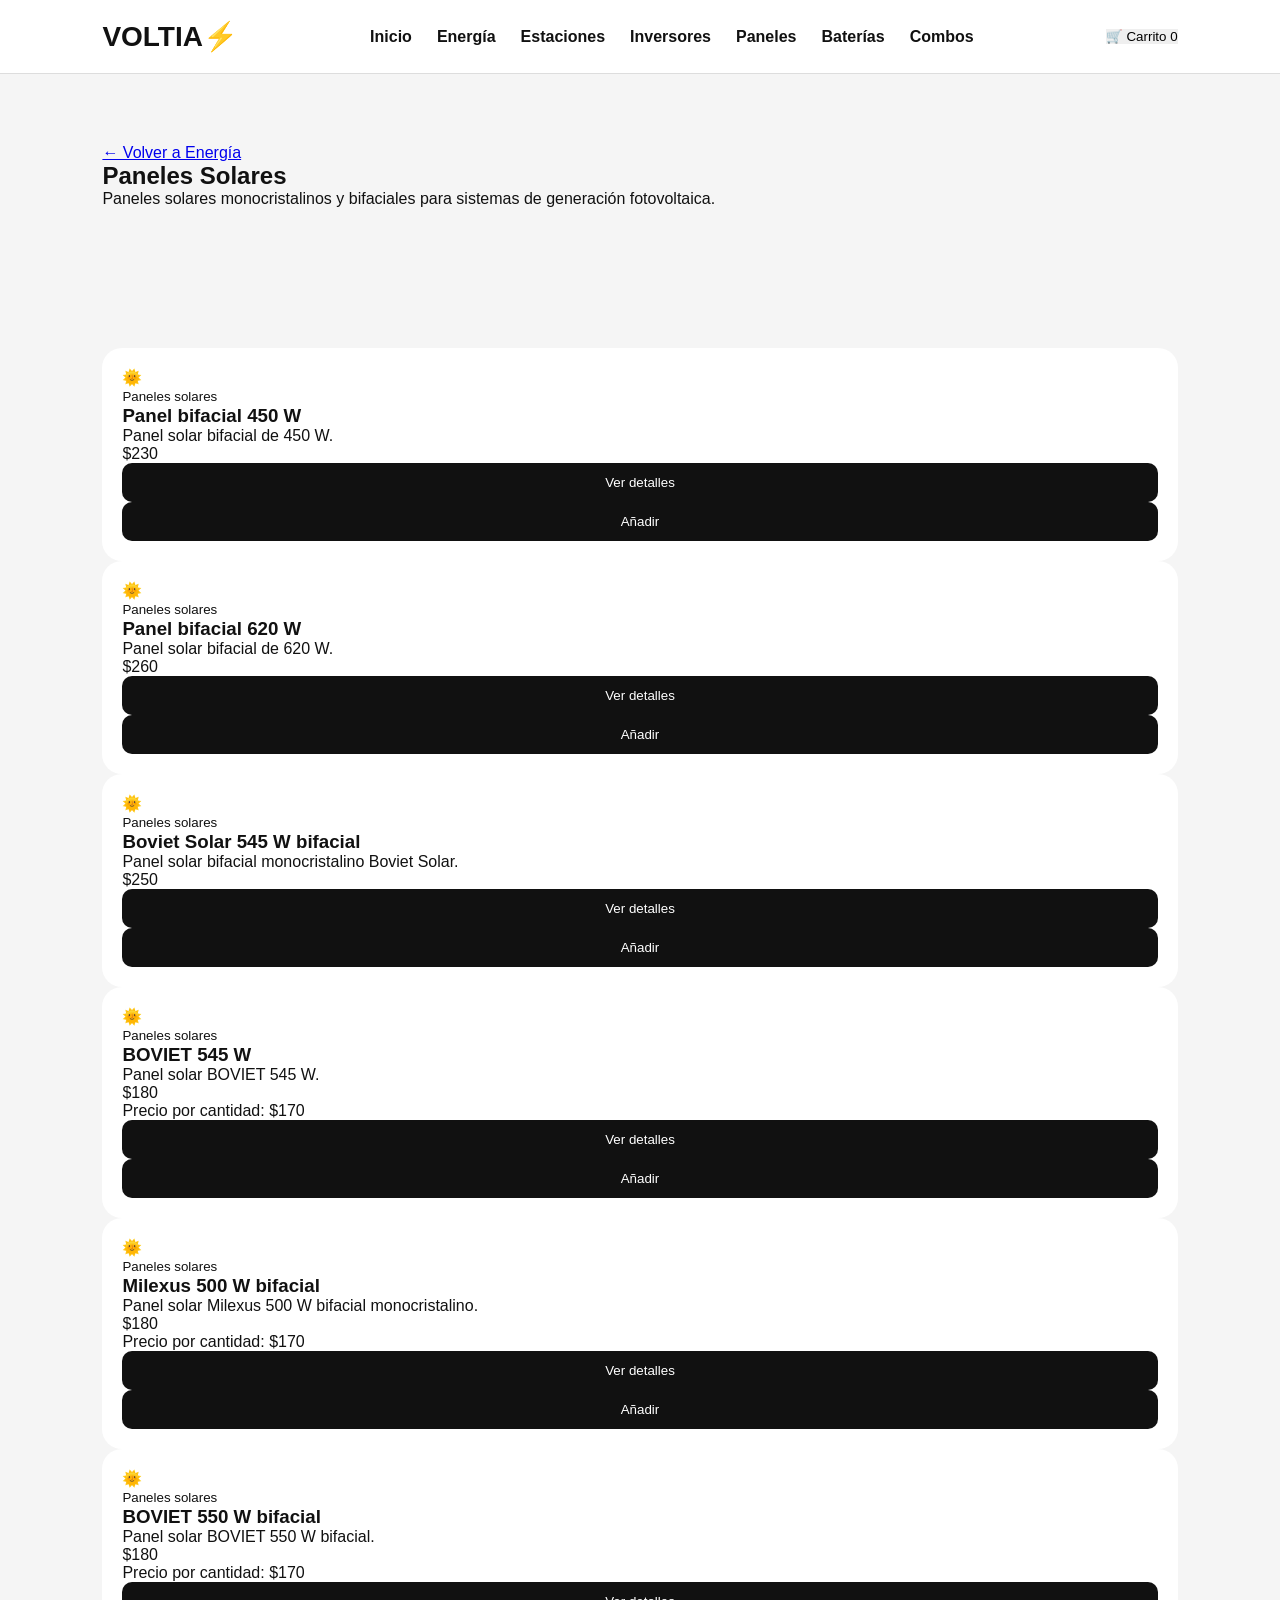
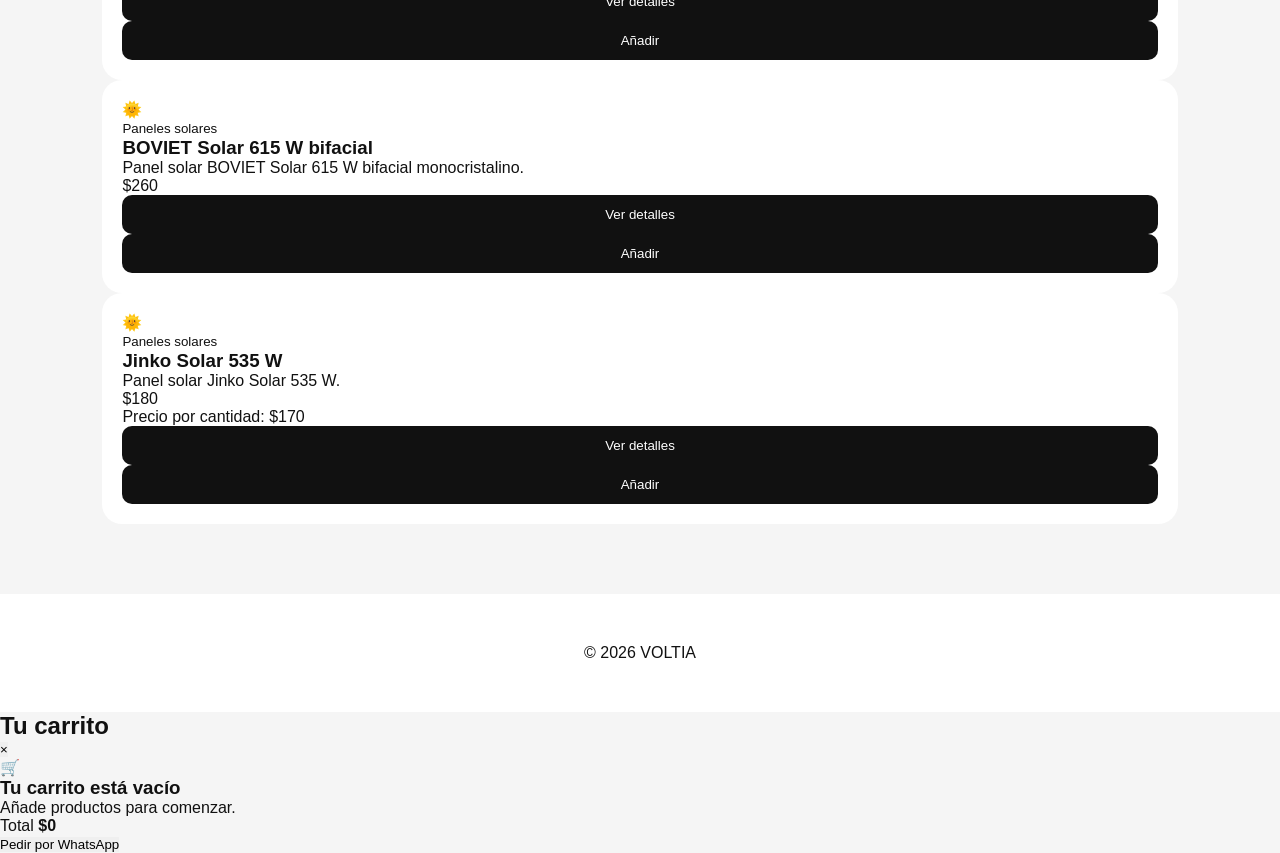
<file: energia/paneles.html>
<!DOCTYPE html>
<html lang="es">

<head>

<meta charset="UTF-8">
<meta name="viewport" content="width=device-width, initial-scale=1.0">

<title>VOLTIA | Paneles Solares</title>

<link rel="stylesheet" href="../style.css">

</head>

<body>

<header>

    <div class="logo">
        VOLTIA<span>⚡</span>
    </div>

    <nav>

        <a href="../index.html">Inicio</a>
        <a href="index.html">Energía</a>
        <a href="estaciones.html">Estaciones</a>
        <a href="inversores.html">Inversores</a>
        <a href="paneles.html">Paneles</a>
        <a href="baterias.html">Baterías</a>
        <a href="combos.html">Combos</a>

    </nav>

    <button class="cart-button">
        🛒 Carrito
        <span id="cartCount">0</span>
    </button>

</header>


<main>

<section class="page-header">

    <a href="index.html">
        ← Volver a Energía
    </a>

    <h1>Paneles Solares</h1>

    <p>
        Paneles solares monocristalinos y bifaciales
        para sistemas de generación fotovoltaica.
    </p>

</section>


<section>

    <div id="productContainer"></div>

</section>

</main>


<footer>

    <p>© 2026 VOLTIA</p>

</footer>


<script src="../script.js"></script>

<script>

document.addEventListener("DOMContentLoaded", () => {

    filteredProducts = products.filter(
        product => product.category === "Paneles solares"
    );

    renderProducts();

});

</script>

</body>
</html>
</file>
<file: style.css>
* {
    box-sizing: border-box;
    margin: 0;
    padding: 0;
}

body {
    font-family: Arial, Helvetica, sans-serif;
    background: #f5f5f5;
    color: #111;
}


header {
    position: sticky;
    top: 0;
    z-index: 10;
    display: flex;
    justify-content: space-between;
    align-items: center;
    padding: 20px 8%;
    background: white;
    border-bottom: 1px solid #ddd;
}


.logo {
    font-size: 28px;
    font-weight: 900;
}

.logo span {
    color: #b8ff00;
}


nav {
    display: flex;
    gap: 25px;
}


nav a {
    text-decoration: none;
    color: #111;
    font-weight: bold;
}


button {
    border: none;
    cursor: pointer;
}


#cartButton {
    background: #111;
    color: white;
    padding: 12px 18px;
    border-radius: 30px;
}



.hero {

    min-height: 600px;

    display: flex;
    justify-content: space-between;
    align-items: center;

    padding: 80px 8%;

    background:
    linear-gradient(
    135deg,
    #ffffff,
    #e9f5c8
    );

}



.hero-text {

    max-width: 600px;

}


.hero h1 {

    font-size: clamp(45px,7vw,80px);
    line-height: 0.95;

}


.hero h1 span {

    color:#77a000;

}


.hero p {

    margin:30px 0;

    font-size:20px;

    color:#555;

}



.button {

    display:inline-block;

    background:#111;

    color:white;

    padding:15px 30px;

    border-radius:10px;

    text-decoration:none;

}



.hero-box {

    width:350px;

    height:350px;

    background:#111;

    color:white;

    border-radius:30px;

    display:flex;

    flex-direction:column;

    justify-content:center;

    align-items:center;

    font-size:60px;

}



.hero-box h2 {

    font-size:40px;

    color:#b8ff00;

}



section {

    padding:70px 8%;

}



section h2 {

    text-align:center;

    font-size:40px;

    margin-bottom:40px;

}



.categories {

    display:grid;

    grid-template-columns:repeat(auto-fit,minmax(200px,1fr));

    gap:20px;

}



.categories div {

    background:white;

    padding:30px;

    border-radius:20px;

    text-align:center;

    box-shadow:0 5px 20px #0001;

}



.categories div:first-letter {

    font-size:40px;

}



.categories h3 {

    margin:15px 0;

}



.categories p {

    color:#666;

}



.products {

    display:grid;

    grid-template-columns:repeat(auto-fit,minmax(220px,1fr));

    gap:25px;

}



.product-card {

    background:white;

    border-radius:20px;

    padding:20px;

}



.product-card img {

    width:100%;

}



.product-card button {

    width:100%;

    padding:12px;

    background:#111;

    color:white;

    border-radius:10px;

}



.whatsapp {

    background:#111;

    color:white;

    text-align:center;

}



footer {

    background:white;

    text-align:center;

    padding:50px;

}



@media(max-width:800px){

header {

    flex-wrap:wrap;

}


nav {

    display:none;

}


.hero {

    flex-direction:column;

    gap:50px;

    text-align:center;

}



.hero-box {

    width:280px;

    height:280px;

}



}
</file>
